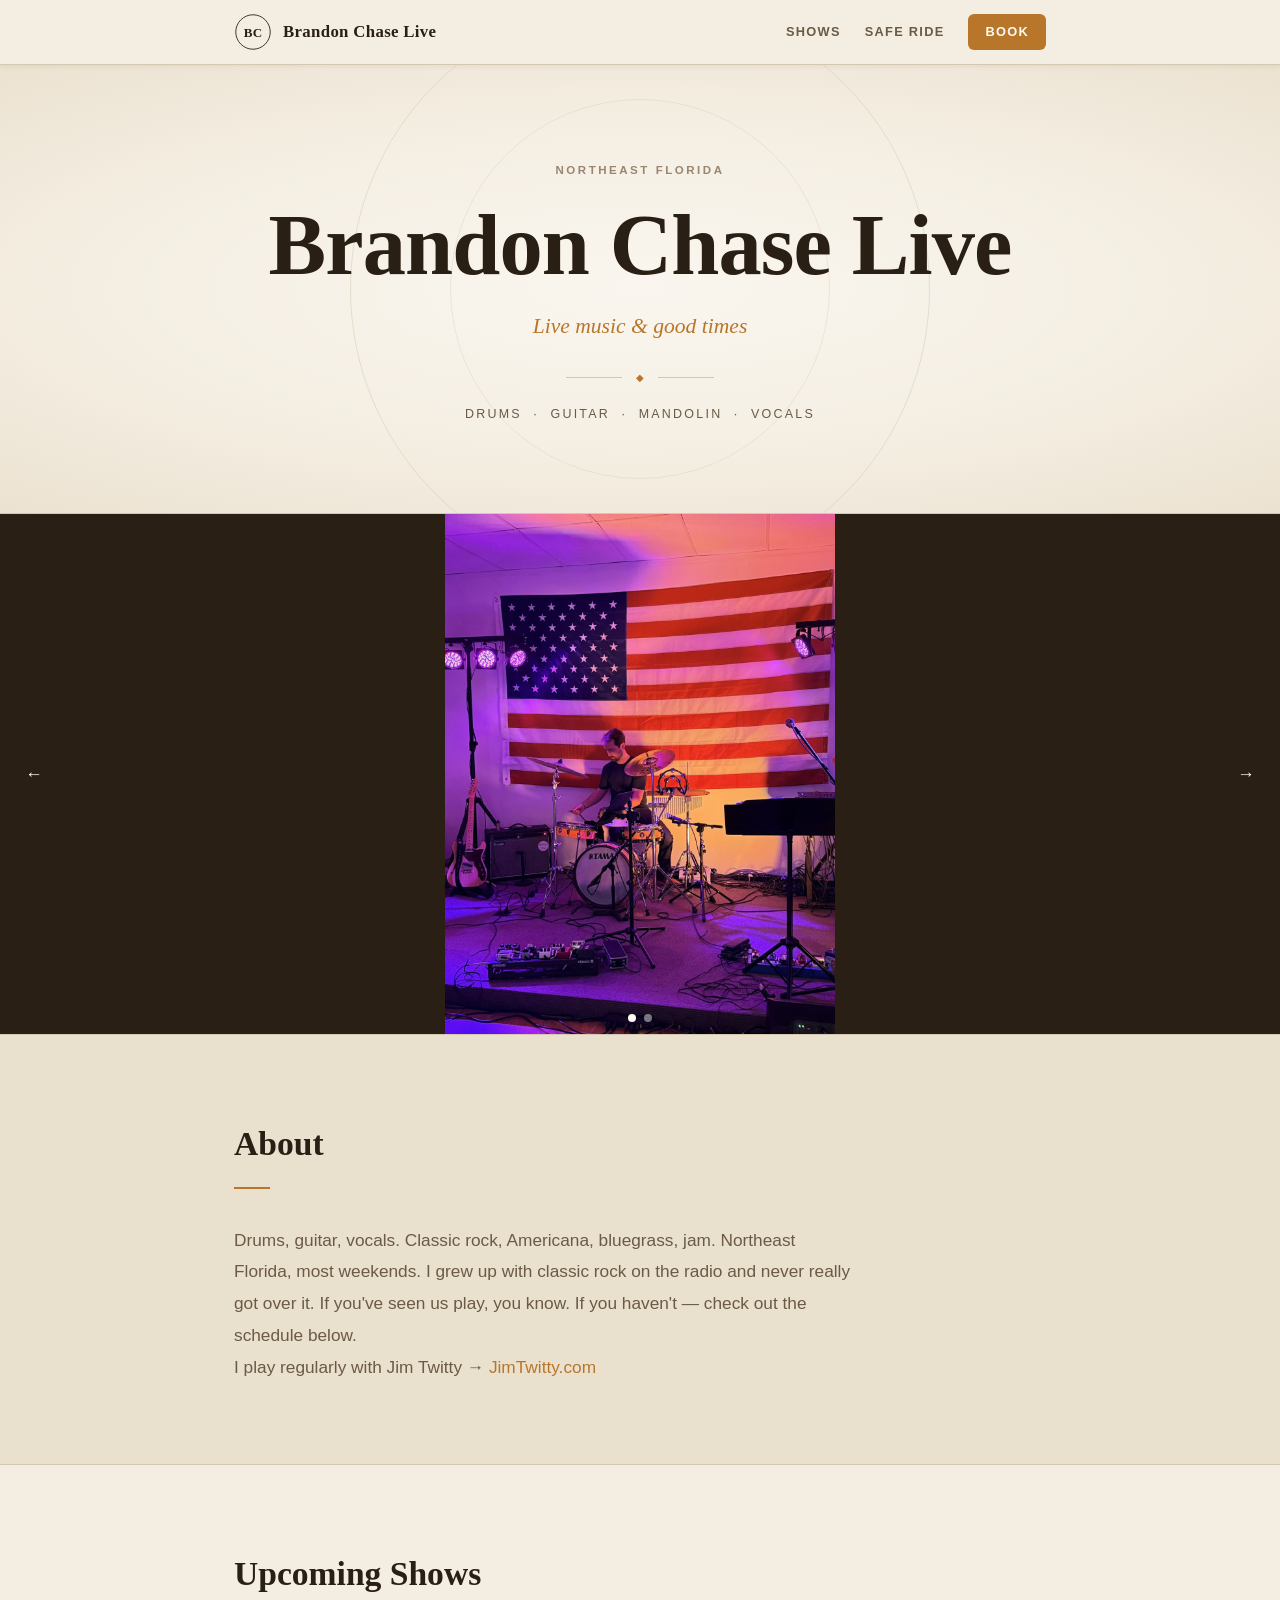
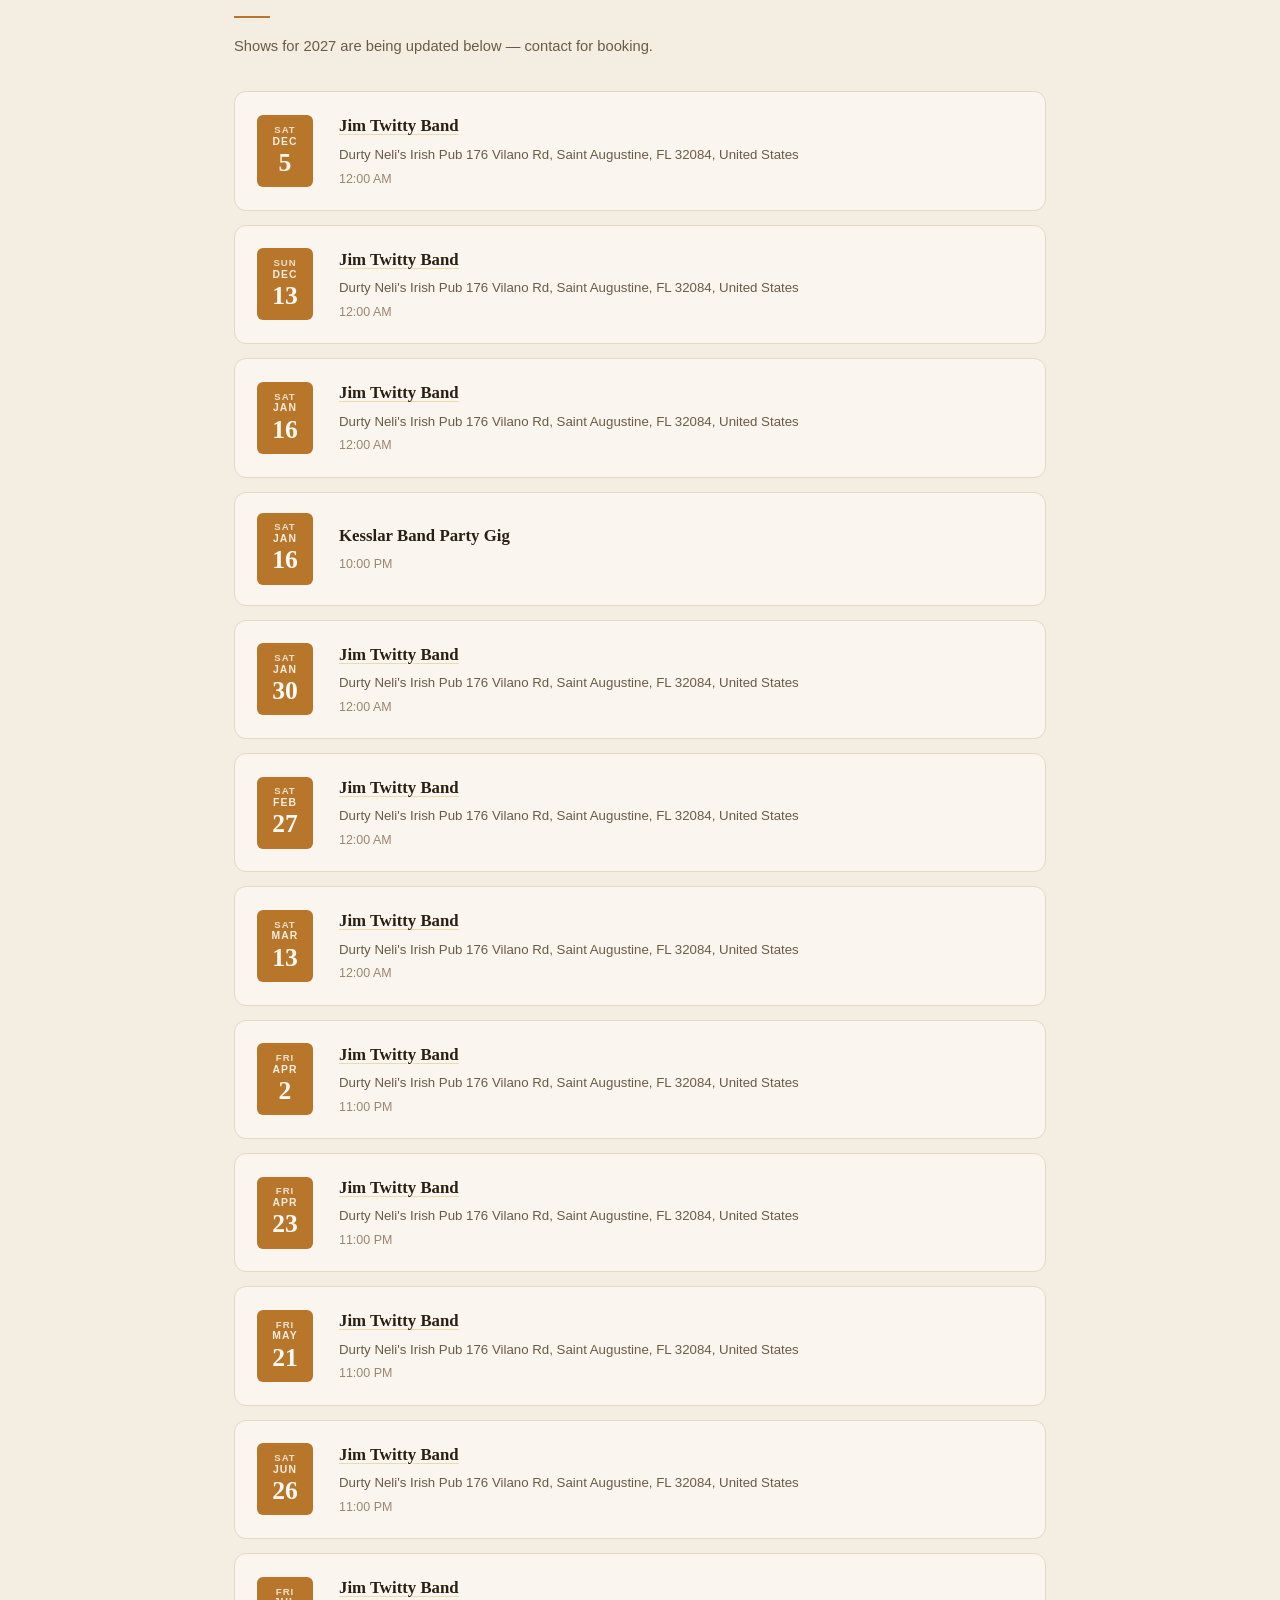
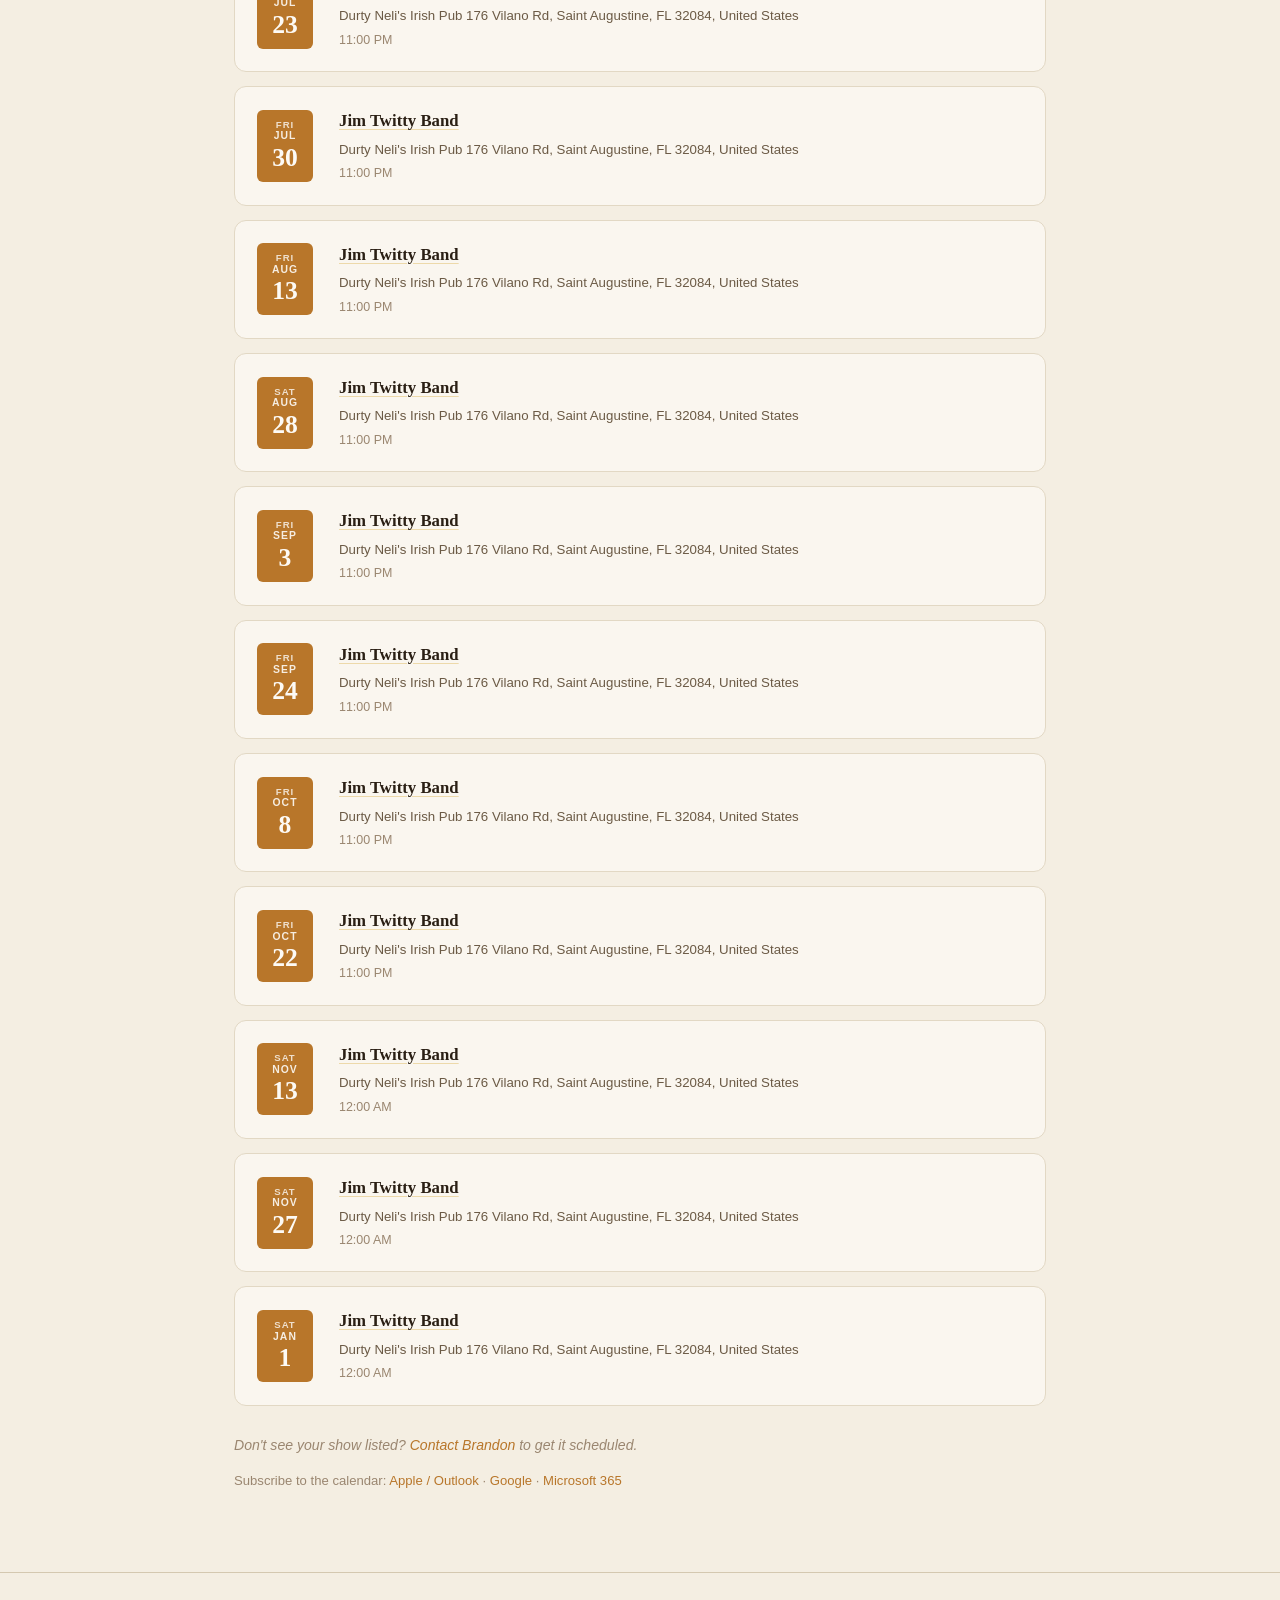
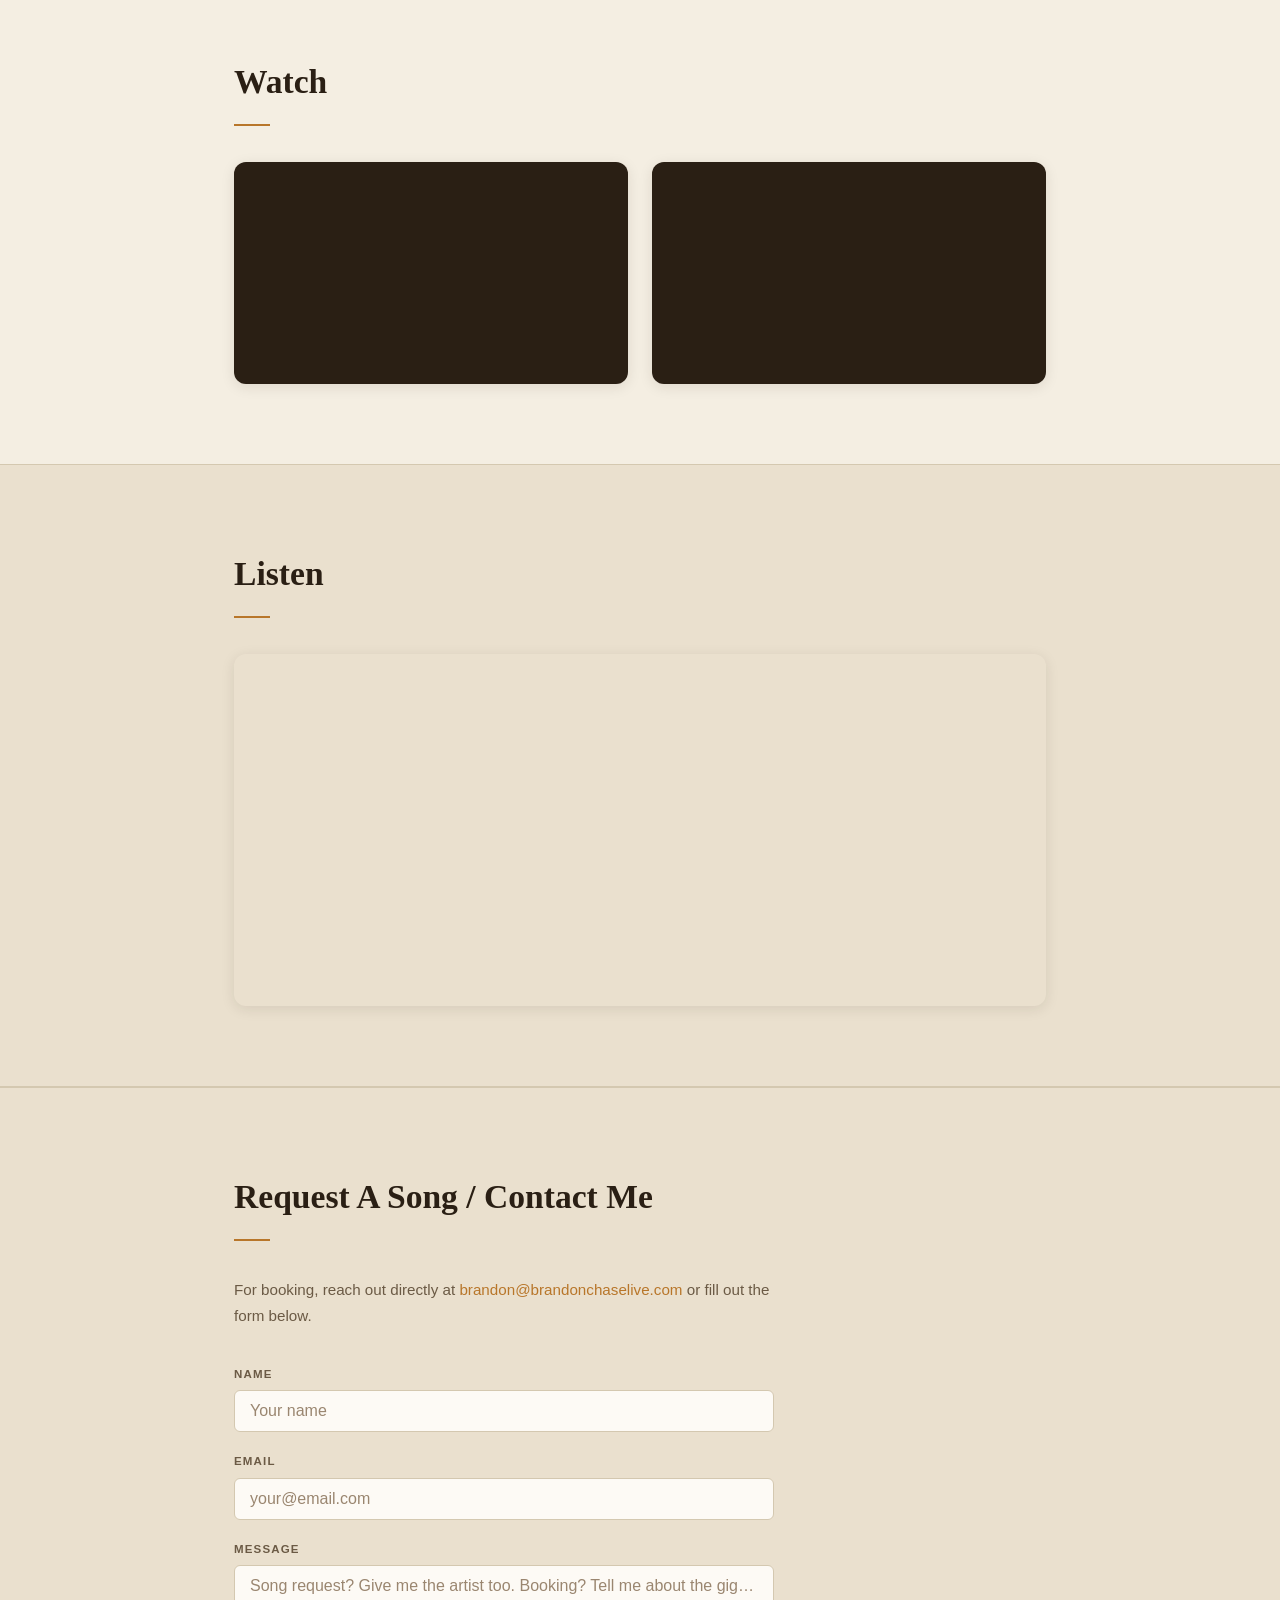
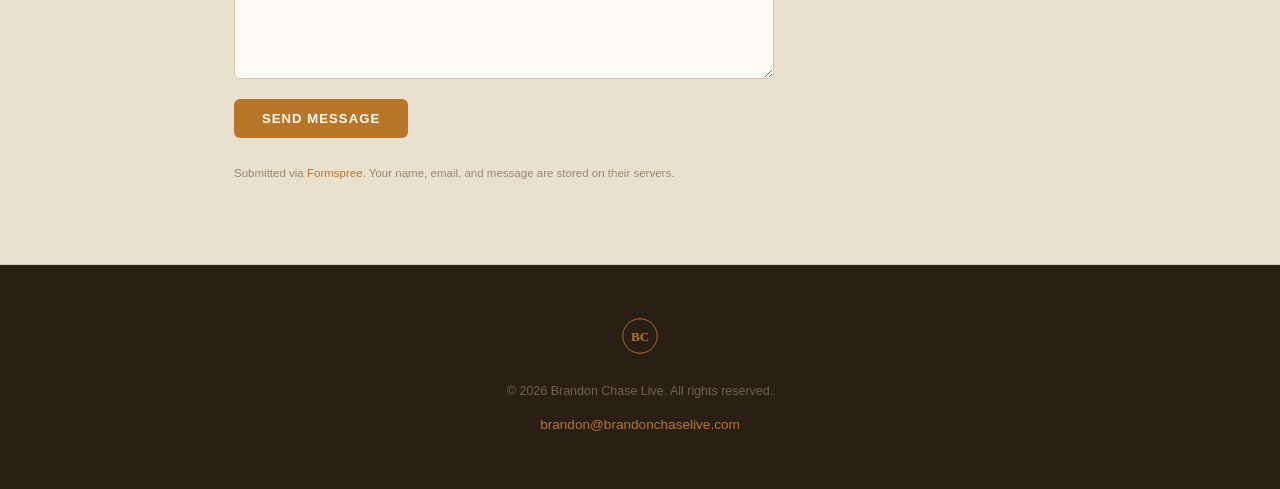
<file: index.html>
<!DOCTYPE html>
<html lang="en">
<head>
  <meta charset="UTF-8">
  <meta name="viewport" content="width=device-width, initial-scale=1.0">
  <meta name="description" content="Brandon Chase Live — Live music &amp; good times. Musician based in Northeast Florida playing drums, guitar, and mandolin.">
  <title>Brandon Chase Live</title>

  <!-- Favicon -->
  <link rel="icon" type="image/svg+xml" href="favicon.svg">

  <!-- Canonical -->
  <link rel="canonical" href="https://brandonchaselive.com">

  <!-- Open Graph (iMessage, Facebook, Slack, etc.) -->
  <meta property="og:type"        content="website">
  <meta property="og:url"         content="https://brandonchaselive.com">
  <meta property="og:site_name"   content="Brandon Chase Live">
  <meta property="og:title"       content="Brandon Chase Live — Live Music &amp; Good Times">
  <meta property="og:description" content="Musician based in Northeast Florida playing drums, guitar, and mandolin. Book a show or catch the next one!">
  <meta property="og:image"       content="https://brandonchaselive.com/media/og-image.png">
  <meta property="og:image:width"  content="1200">
  <meta property="og:image:height" content="630">
  <meta property="og:image:alt"   content="Brandon Chase Live — BC logo">

  <!-- Twitter / X Card -->
  <meta name="twitter:card"        content="summary_large_image">
  <meta name="twitter:title"       content="Brandon Chase Live — Live Music &amp; Good Times">
  <meta name="twitter:description" content="Musician based in Northeast Florida playing drums, guitar, and mandolin. Book a show or catch the next one!">
  <meta name="twitter:image"       content="https://brandonchaselive.com/media/og-image.png">

  <!-- Referrer Policy -->
  <meta name="referrer" content="strict-origin-when-cross-origin">

  <!-- Content Security Policy -->
  <meta http-equiv="Content-Security-Policy" content="default-src 'self'; script-src 'self'; style-src 'self' https://fonts.googleapis.com; font-src https://fonts.gstatic.com; img-src 'self' data:; frame-src https://www.youtube.com https://open.spotify.com; connect-src 'self' https://formspree.io; form-action https://formspree.io; base-uri 'self'; upgrade-insecure-requests;">

  <!-- Structured data -->
  <script type="application/ld+json">
  {
    "@context": "https://schema.org",
    "@type": "MusicGroup",
    "name": "Brandon Chase Live",
    "url": "https://brandonchaselive.com",
    "description": "Live music & good times. Musician based in Northeast Florida playing drums, guitar, and mandolin.",
    "genre": ["Rock", "Bluegrass", "Jazz", "Alt-Rock", "Classic Rock"],
    "email": "brandon@brandonchaselive.com",
    "areaServed": { "@type": "Place", "name": "Northeast Florida" },
    "image": "https://brandonchaselive.com/media/og-image.png",
    "sameAs": ["https://jimtwitty.com"]
  }
  </script>

  <link rel="preconnect" href="https://fonts.googleapis.com">
  <link rel="preconnect" href="https://fonts.gstatic.com" crossorigin>
  <link href="https://fonts.googleapis.com/css2?family=Playfair+Display:ital,wght@0,400;0,600;0,700;1,400;1,600&family=Source+Sans+3:wght@300;400;600&display=swap" rel="stylesheet">
  <link rel="stylesheet" href="css/style.css">
</head>
<body>

  <header class="site-header">
    <div class="header-inner">
      <a href="#" class="logo" aria-label="Brandon Chase Live — home">
        <svg class="logo-svg" viewBox="0 0 64 64" xmlns="http://www.w3.org/2000/svg" aria-hidden="true">
          <circle cx="32" cy="32" r="29" fill="none" stroke="currentColor" stroke-width="1.5"/>
          <text x="32" y="41" text-anchor="middle" font-family="Georgia,'Times New Roman',serif" font-size="22" font-weight="bold" fill="currentColor">BC</text>
        </svg>
        <span class="logo-text">Brandon Chase Live</span>
      </a>
      <nav class="site-nav" aria-label="Site navigation">
        <a href="#shows">Shows</a>
        <a href="safe-ride.html">Safe Ride</a>
        <a href="#contact" class="nav-cta">Book</a>
      </nav>
    </div>
  </header>

  <main>

    <!-- Hero -->
    <section class="hero" aria-label="Introduction">
      <div class="hero-inner">
        <p class="hero-pre">Northeast Florida</p>
        <h1 class="hero-name">Brandon Chase Live</h1>
        <p class="hero-tagline">Live music &amp; good times</p>
        <div class="hero-divider" aria-hidden="true">
          <span></span><span class="hero-diamond">&#9670;</span><span></span>
        </div>
        <p class="hero-instruments">Drums &nbsp;&middot;&nbsp; Guitar &nbsp;&middot;&nbsp; Mandolin &nbsp;&middot;&nbsp; Vocals</p>
      </div>
    </section>

    <!-- Photo Slideshow -->
    <section class="slideshow" aria-label="Photos">
      <div class="slides">
        <div class="slide active slide-portrait">
          <img src="media/slide-1.jpeg" alt="Brandon Chase performing live">
          <div class="slide-ph-label">Photo 1</div>
        </div>
        <div class="slide">
          <img src="media/slide-2.jpeg" alt="Brandon Chase performing live">
          <div class="slide-ph-label">Photo 2</div>
        </div>
      </div>
      <button class="slide-btn slide-prev" aria-label="Previous photo">&#8592;</button>
      <button class="slide-btn slide-next" aria-label="Next photo">&#8594;</button>
      <div class="slide-dots" aria-hidden="true">
        <button class="dot active"></button>
        <button class="dot"></button>
      </div>
    </section>

    <!-- Bio -->
    <section id="about" class="bio">
      <div class="container">
        <h2 class="section-title">About</h2>
        <p class="bio-text">Drums, guitar, vocals. Classic rock, Americana, bluegrass, jam. Northeast Florida, most weekends. I grew up with classic rock on the radio and never really got over it. If you've seen us play, you know. If you haven't — check out the schedule below.</p>
        <p class="bio-text">I play regularly with Jim Twitty → <a href="https://jimtwitty.com" target="_blank" rel="noopener noreferrer">JimTwitty.com</a></p>
      </div>
    </section>

    <!-- Shows -->
    <section id="shows" class="shows">
      <div class="container">
        <h2 class="section-title">Upcoming Shows</h2>
        <p class="shows-subtext">Shows for 2027 are being updated below &mdash; contact for booking.</p>
        <div id="shows-list" class="shows-list" aria-live="polite">
          <p class="shows-loading">Loading shows&hellip;</p>
        </div>
        <p class="shows-footnote">
          Don't see your show listed?
          <a href="mailto:brandon@brandonchaselive.com">Contact Brandon</a> to get it scheduled.
        </p>
        <p class="shows-subscribe">Subscribe to the calendar:
          <a href="webcal://p128-caldav.icloud.com/published/2/MTAyODEyNzc5NjEwMjgxMtmPwj4x2worRsNCvTZr-Irpg5taBq-4iYUfXA26JuREZyWs9OFCtG9vIrl8cpN_WfLMq7e3Bwit8Lx_wu1AMgY">Apple / Outlook</a> &middot;
          <a href="https://calendar.google.com/calendar/r?cid=webcal://p128-caldav.icloud.com/published/2/MTAyODEyNzc5NjEwMjgxMtmPwj4x2worRsNCvTZr-Irpg5taBq-4iYUfXA26JuREZyWs9OFCtG9vIrl8cpN_WfLMq7e3Bwit8Lx_wu1AMgY">Google</a> &middot;
          <a href="https://outlook.office.com/calendar/0/addfromweb?url=webcal://p128-caldav.icloud.com/published/2/MTAyODEyNzc5NjEwMjgxMtmPwj4x2worRsNCvTZr-Irpg5taBq-4iYUfXA26JuREZyWs9OFCtG9vIrl8cpN_WfLMq7e3Bwit8Lx_wu1AMgY">Microsoft 365</a>
        </p>
      </div>
    </section>

    <!-- Videos -->
    <section id="videos" class="videos">
      <div class="container">
        <h2 class="section-title">Watch</h2>
        <div class="video-grid">
          <div class="video-wrap">
            <iframe
              src="https://www.youtube.com/embed/jdWZPHzVk0U"
              title="Brandon Chase Live — performance video"
              allow="accelerometer; autoplay; encrypted-media; gyroscope; picture-in-picture"
              allowfullscreen
              loading="lazy"
            ></iframe>
          </div>
          <div class="video-wrap">
            <iframe
              src="https://www.youtube.com/embed/Cb1e4f9OSGk"
              title="Brandon Chase Live — performance video"
              allow="accelerometer; autoplay; encrypted-media; gyroscope; picture-in-picture"
              allowfullscreen
              loading="lazy"
            ></iframe>
          </div>
        </div>
      </div>
    </section>

    <!-- Listen -->
    <section id="listen" class="listen">
      <div class="container">
        <h2 class="section-title">Listen</h2>
        <div class="spotify-wrap">
          <iframe
            src="https://open.spotify.com/embed/playlist/5k3PFwrfsgtdTj0RF0xTXR?utm_source=generator&theme=0"
            title="Brandon Chase Live — playlist on Spotify"
            width="100%"
            height="352"
            allow="autoplay; clipboard-write; encrypted-media; fullscreen; picture-in-picture"
            allowfullscreen
            loading="lazy"
          ></iframe>
        </div>
      </div>
    </section>

    <!-- Contact -->
    <section id="contact" class="contact">
      <div class="container">
        <h2 class="section-title">Request A Song / Contact Me</h2>
        <p class="contact-intro">
          For booking, reach out directly at
          <a href="mailto:brandon@brandonchaselive.com">brandon@brandonchaselive.com</a>
          or fill out the form below.
        </p>
        <form id="contact-form" action="https://formspree.io/f/xbdwrqrj" method="POST" novalidate>
          <div class="form-group">
            <label for="name">Name</label>
            <input type="text" id="name" name="name" placeholder="Your name" required autocomplete="name">
          </div>
          <div class="form-group">
            <label for="email">Email</label>
            <input type="email" id="email" name="email" placeholder="your@email.com" required autocomplete="email">
          </div>
          <div class="form-group">
            <label for="message">Message</label>
            <textarea id="message" name="message" rows="5" placeholder="Song request? Give me the artist too. Booking? Tell me about the gig&#8230;" required></textarea>
          </div>
          <!-- Honeypot spam trap -->
          <input type="text" name="_gotcha" tabindex="-1" aria-hidden="true" class="form-honeypot">
          <button type="submit" class="btn-submit">Send Message</button>
          <p class="form-privacy">Submitted via <a href="https://formspree.io/legal/privacy-policy" target="_blank" rel="noopener noreferrer">Formspree</a>. Your name, email, and message are stored on their servers.</p>
        </form>
        <div id="form-success" class="form-success" hidden>
          <p>Thanks for reaching out — I'll get back to you soon!</p>
        </div>
      </div>
    </section>

  </main>

  <footer class="site-footer">
    <div class="container">
      <div class="footer-logo" aria-hidden="true">
        <svg viewBox="0 0 64 64" xmlns="http://www.w3.org/2000/svg">
          <circle cx="32" cy="32" r="29" fill="none" stroke="currentColor" stroke-width="1.5"/>
          <text x="32" y="41" text-anchor="middle" font-family="Georgia,'Times New Roman',serif" font-size="22" font-weight="bold" fill="currentColor">BC</text>
        </svg>
      </div>
      <p class="footer-copy">&copy; <span id="footer-year"></span> Brandon Chase Live. All rights reserved.</p>
      <p class="footer-booking"><a href="mailto:brandon@brandonchaselive.com">brandon@brandonchaselive.com</a></p>
    </div>
  </footer>

  <script src="js/main.js"></script>
</body>
</html>
</file>
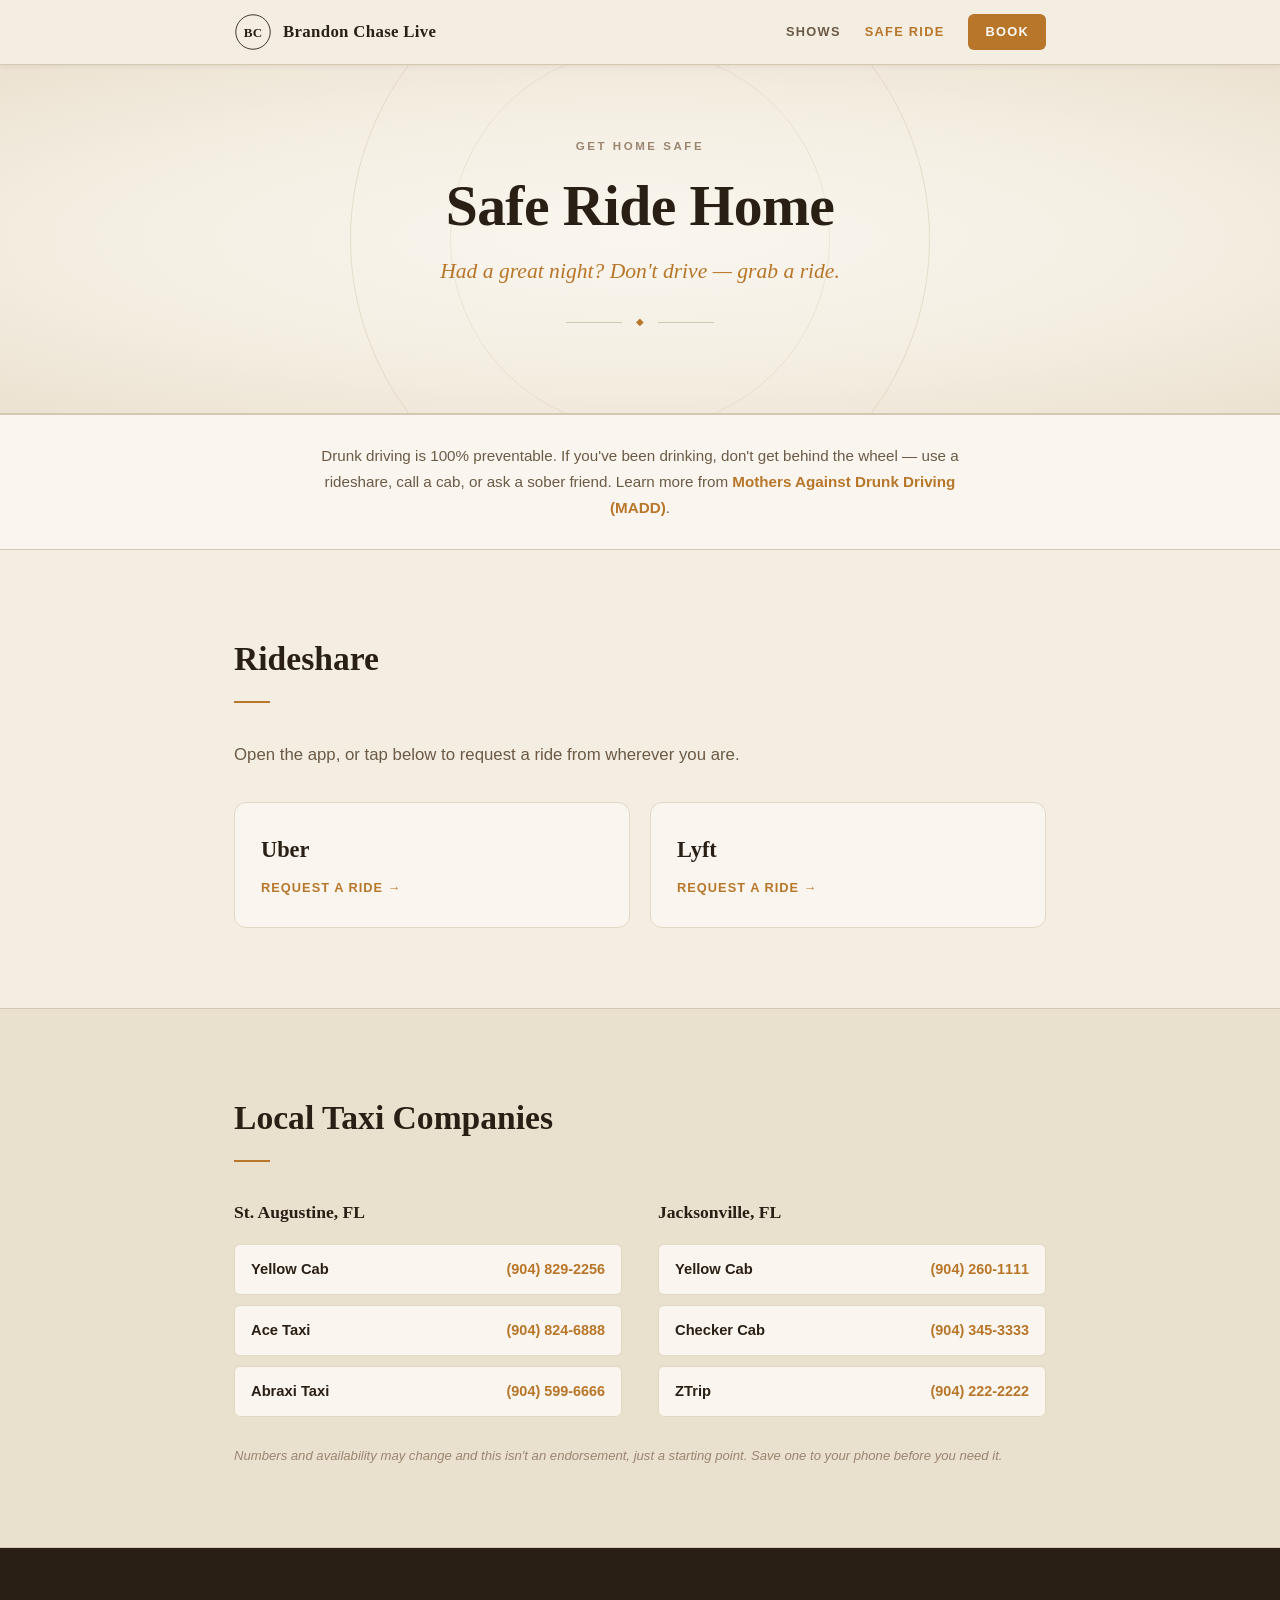
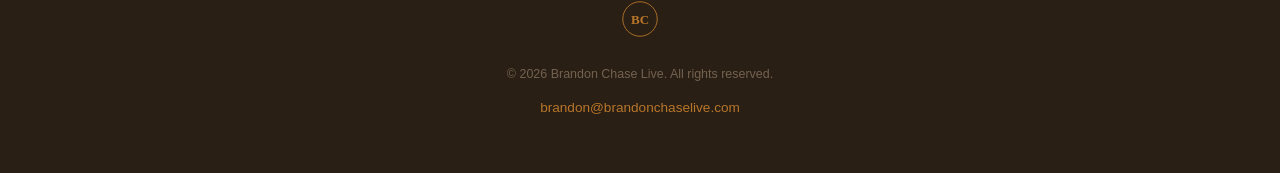
<file: safe-ride.html>
<!DOCTYPE html>
<html lang="en">
<head>
  <meta charset="UTF-8">
  <meta name="viewport" content="width=device-width, initial-scale=1.0">
  <meta name="description" content="Get home safe after the show. Quick links to Uber, Lyft, and local taxi companies in St. Augustine and Jacksonville, FL.">
  <title>Safe Ride Home | Brandon Chase Live</title>

  <!-- Favicon -->
  <link rel="icon" type="image/svg+xml" href="favicon.svg">

  <!-- Canonical -->
  <link rel="canonical" href="https://brandonchaselive.com/safe-ride.html">

  <!-- Open Graph (iMessage, Facebook, Slack, etc.) -->
  <meta property="og:type"        content="website">
  <meta property="og:url"         content="https://brandonchaselive.com/safe-ride.html">
  <meta property="og:site_name"   content="Brandon Chase Live">
  <meta property="og:title"       content="Safe Ride Home — Brandon Chase Live">
  <meta property="og:description" content="Get home safe after the show. Quick links to Uber, Lyft, and local taxi companies in St. Augustine and Jacksonville, FL.">
  <meta property="og:image"       content="https://brandonchaselive.com/media/og-image.png">
  <meta property="og:image:width"  content="1200">
  <meta property="og:image:height" content="630">
  <meta property="og:image:alt"   content="Brandon Chase Live — BC logo">

  <!-- Twitter / X Card -->
  <meta name="twitter:card"        content="summary_large_image">
  <meta name="twitter:title"       content="Safe Ride Home — Brandon Chase Live">
  <meta name="twitter:description" content="Get home safe after the show. Quick links to Uber, Lyft, and local taxi companies in St. Augustine and Jacksonville, FL.">
  <meta name="twitter:image"       content="https://brandonchaselive.com/media/og-image.png">

  <!-- Referrer Policy -->
  <meta name="referrer" content="strict-origin-when-cross-origin">

  <!-- Content Security Policy -->
  <meta http-equiv="Content-Security-Policy" content="default-src 'self'; script-src 'self'; style-src 'self' https://fonts.googleapis.com; font-src https://fonts.gstatic.com; img-src 'self' data:; frame-src https://www.youtube.com https://open.spotify.com; connect-src 'self' https://formspree.io; form-action https://formspree.io; base-uri 'self'; upgrade-insecure-requests;">

  <link rel="preconnect" href="https://fonts.googleapis.com">
  <link rel="preconnect" href="https://fonts.gstatic.com" crossorigin>
  <link href="https://fonts.googleapis.com/css2?family=Playfair+Display:ital,wght@0,400;0,600;0,700;1,400;1,600&family=Source+Sans+3:wght@300;400;600&display=swap" rel="stylesheet">
  <link rel="stylesheet" href="css/style.css">
</head>
<body>

  <header class="site-header">
    <div class="header-inner">
      <a href="index.html" class="logo" aria-label="Brandon Chase Live — home">
        <svg class="logo-svg" viewBox="0 0 64 64" xmlns="http://www.w3.org/2000/svg" aria-hidden="true">
          <circle cx="32" cy="32" r="29" fill="none" stroke="currentColor" stroke-width="1.5"/>
          <text x="32" y="41" text-anchor="middle" font-family="Georgia,'Times New Roman',serif" font-size="22" font-weight="bold" fill="currentColor">BC</text>
        </svg>
        <span class="logo-text">Brandon Chase Live</span>
      </a>
      <nav class="site-nav" aria-label="Site navigation">
        <a href="index.html#shows">Shows</a>
        <a href="safe-ride.html" aria-current="page">Safe Ride</a>
        <a href="index.html#contact" class="nav-cta">Book</a>
      </nav>
    </div>
  </header>

  <main>

    <!-- Hero -->
    <section class="hero page-hero" aria-label="Safe Ride Home">
      <div class="hero-inner">
        <p class="hero-pre">Get Home Safe</p>
        <h1 class="hero-name">Safe Ride Home</h1>
        <p class="hero-tagline">Had a great night? Don't drive — grab a ride.</p>
        <div class="hero-divider" aria-hidden="true">
          <span></span><span class="hero-diamond">&#9670;</span><span></span>
        </div>
      </div>
    </section>

    <!-- MADD Note -->
    <section class="madd-note">
      <div class="container">
        <p class="madd-note-text">
          Drunk driving is 100% preventable. If you've been drinking, don't get behind the wheel — use a rideshare, call a cab, or ask a sober friend.
          Learn more from <a href="https://madd.org/drunk-driving/safe-ride/" target="_blank" rel="noopener noreferrer">Mothers Against Drunk Driving (MADD)</a>.
        </p>
      </div>
    </section>

    <!-- Rideshare -->
    <section id="rideshare" class="rideshare">
      <div class="container">
        <h2 class="section-title">Rideshare</h2>
        <p class="rideshare-intro">Open the app, or tap below to request a ride from wherever you are.</p>
        <div class="rideshare-grid">
          <a class="rideshare-card" href="https://www.uber.com/us/en/ride/" target="_blank" rel="noopener noreferrer">
            <span class="rideshare-name">Uber</span>
            <span class="rideshare-cta">Request a Ride &rarr;</span>
          </a>
          <a class="rideshare-card" href="https://www.lyft.com/rider" target="_blank" rel="noopener noreferrer">
            <span class="rideshare-name">Lyft</span>
            <span class="rideshare-cta">Request a Ride &rarr;</span>
          </a>
        </div>
      </div>
    </section>

    <!-- Local Taxis -->
    <section id="taxis" class="taxis">
      <div class="container">
        <h2 class="section-title">Local Taxi Companies</h2>
        <div class="taxi-columns">
          <div class="taxi-city">
            <h3 class="taxi-city-name">St. Augustine, FL</h3>
            <ul class="taxi-list">
              <li class="taxi-item">
                <span class="taxi-item-name">Yellow Cab</span>
                <a href="tel:+19048292256">(904) 829-2256</a>
              </li>
              <li class="taxi-item">
                <span class="taxi-item-name">Ace Taxi</span>
                <a href="tel:+19048246888">(904) 824-6888</a>
              </li>
              <li class="taxi-item">
                <span class="taxi-item-name">Abraxi Taxi</span>
                <a href="tel:+19045996666">(904) 599-6666</a>
              </li>
            </ul>
          </div>
          <div class="taxi-city">
            <h3 class="taxi-city-name">Jacksonville, FL</h3>
            <ul class="taxi-list">
              <li class="taxi-item">
                <span class="taxi-item-name">Yellow Cab</span>
                <a href="tel:+19042601111">(904) 260-1111</a>
              </li>
              <li class="taxi-item">
                <span class="taxi-item-name">Checker Cab</span>
                <a href="tel:+19043453333">(904) 345-3333</a>
              </li>
              <li class="taxi-item">
                <span class="taxi-item-name">ZTrip</span>
                <a href="tel:+19042222222">(904) 222-2222</a>
              </li>
            </ul>
          </div>
        </div>
        <p class="taxi-disclaimer">Numbers and availability may change and this isn't an endorsement, just a starting point. Save one to your phone before you need it.</p>
      </div>
    </section>

  </main>

  <footer class="site-footer">
    <div class="container">
      <div class="footer-logo" aria-hidden="true">
        <svg viewBox="0 0 64 64" xmlns="http://www.w3.org/2000/svg">
          <circle cx="32" cy="32" r="29" fill="none" stroke="currentColor" stroke-width="1.5"/>
          <text x="32" y="41" text-anchor="middle" font-family="Georgia,'Times New Roman',serif" font-size="22" font-weight="bold" fill="currentColor">BC</text>
        </svg>
      </div>
      <p class="footer-copy">&copy; <span id="footer-year"></span> Brandon Chase Live. All rights reserved.</p>
      <p class="footer-booking"><a href="mailto:brandon@brandonchaselive.com">brandon@brandonchaselive.com</a></p>
    </div>
  </footer>

  <script src="js/main.js"></script>
</body>
</html>
</file>
<file: css/style.css>
/* ─── Custom Properties ──────────────────────────────────────────────────── */

:root {
  --cream:        #F4EEE2;
  --cream-dark:   #EAE0CE;
  --cream-card:   #FAF6EF;
  --brown-deep:   #2A1F14;
  --brown-mid:    #6B5A45;
  --brown-light:  #9A8670;
  --amber:        #B8762A;
  --amber-light:  #D08E40;
  --amber-pale:   #EDD9AA;
  --sage:         #5C7A55;
  --border:       #D4C8B0;
  --border-light: #E2D8C4;
  --warm-white:   #FDFAF5;

  --font-serif: 'Playfair Display', Georgia, 'Times New Roman', serif;
  --font-sans:  'Source Sans 3', -apple-system, BlinkMacSystemFont, 'Segoe UI', sans-serif;

  --radius:       6px;
  --radius-lg:    12px;
  --shadow-sm:    0 1px 6px rgba(42, 31, 20, 0.07);
  --shadow:       0 3px 14px rgba(42, 31, 20, 0.10);

  --header-h:     64px;
  --container:    860px;
  --pad-section:  80px;
  --pad-x:        24px;
}

/* ─── Reset & Base ───────────────────────────────────────────────────────── */

*, *::before, *::after {
  box-sizing: border-box;
  margin: 0;
  padding: 0;
}

html {
  scroll-behavior: smooth;
  scroll-padding-top: calc(var(--header-h) + 16px);
}

body {
  font-family: var(--font-sans);
  background-color: var(--cream);
  color: var(--brown-deep);
  line-height: 1.7;
  -webkit-font-smoothing: antialiased;
  /* Subtle parchment grain */
  background-image: url("data:image/svg+xml,%3Csvg xmlns='http://www.w3.org/2000/svg' width='200' height='200'%3E%3Cfilter id='g'%3E%3CfeTurbulence type='fractalNoise' baseFrequency='0.72' numOctaves='4' stitchTiles='stitch'/%3E%3CfeColorMatrix type='saturate' values='0'/%3E%3C/filter%3E%3Crect width='200' height='200' filter='url(%23g)' opacity='0.032'/%3E%3C/svg%3E");
}

a {
  color: var(--amber);
  text-decoration: none;
  transition: color 0.2s;
}

a:hover {
  color: var(--amber-light);
}

/* ─── Layout ─────────────────────────────────────────────────────────────── */

.container {
  max-width: var(--container);
  margin: 0 auto;
  padding: 0 var(--pad-x);
}

/* ─── Header ─────────────────────────────────────────────────────────────── */

.site-header {
  position: sticky;
  top: 0;
  z-index: 100;
  background-color: var(--cream);
  border-bottom: 1px solid var(--border);
  box-shadow: var(--shadow-sm);
}

.header-inner {
  max-width: var(--container);
  margin: 0 auto;
  padding: 0 var(--pad-x);
  height: var(--header-h);
  display: flex;
  align-items: center;
  justify-content: space-between;
}

.logo {
  display: flex;
  align-items: center;
  gap: 11px;
  color: var(--brown-deep);
  font-family: var(--font-serif);
  font-size: 1.05rem;
  font-weight: 600;
  letter-spacing: 0.02em;
  transition: color 0.2s;
}

.logo:hover {
  color: var(--amber);
}

.logo-svg {
  width: 38px;
  height: 38px;
  flex-shrink: 0;
}

.site-nav {
  display: flex;
  align-items: center;
  gap: 24px;
}

.site-nav a {
  color: var(--brown-mid);
  font-size: 0.8rem;
  font-weight: 600;
  letter-spacing: 0.1em;
  text-transform: uppercase;
  transition: color 0.2s;
}

.site-nav a:hover {
  color: var(--amber);
}

.site-nav .nav-cta {
  background-color: var(--amber);
  color: var(--warm-white);
  padding: 7px 17px;
  border-radius: var(--radius);
  transition: background-color 0.2s;
}

.site-nav .nav-cta:hover {
  background-color: var(--amber-light);
  color: var(--warm-white);
}

/* ─── Hero ───────────────────────────────────────────────────────────────── */

.hero {
  padding: 96px var(--pad-x) 88px;
  text-align: center;
  background: radial-gradient(ellipse 80% 70% at 50% 50%, var(--cream-card) 0%, var(--cream) 55%, var(--cream-dark) 100%);
  border-bottom: 1px solid var(--border);
  position: relative;
  overflow: hidden;
}

/* Concentric ring decorations */
.hero::before,
.hero::after {
  content: '';
  position: absolute;
  top: 50%;
  left: 50%;
  transform: translate(-50%, -50%);
  border-radius: 50%;
  border: 1px solid var(--border);
  pointer-events: none;
}

.hero::before {
  width: min(580px, 90vw);
  height: min(580px, 90vw);
  opacity: 0.5;
}

.hero::after {
  width: min(380px, 70vw);
  height: min(380px, 70vw);
  opacity: 0.35;
}

.hero-inner {
  position: relative;
  z-index: 1;
}

.hero-pre {
  font-size: 0.72rem;
  font-weight: 600;
  letter-spacing: 0.22em;
  text-transform: uppercase;
  color: var(--brown-light);
  margin-bottom: 18px;
}

.hero-name {
  font-family: var(--font-serif);
  font-size: clamp(2.8rem, 9vw, 5.4rem);
  font-weight: 700;
  line-height: 1.08;
  color: var(--brown-deep);
  letter-spacing: -0.01em;
  margin-bottom: 16px;
}

.hero-tagline {
  font-family: var(--font-serif);
  font-size: clamp(1rem, 2.5vw, 1.35rem);
  font-style: italic;
  color: var(--amber);
  margin-bottom: 28px;
}

.hero-divider {
  display: flex;
  align-items: center;
  justify-content: center;
  gap: 14px;
  margin-bottom: 22px;
}

.hero-divider span:not(.hero-diamond) {
  display: block;
  width: 56px;
  height: 1px;
  background-color: var(--border);
}

.hero-diamond {
  color: var(--amber);
  font-size: 0.6rem;
  line-height: 1;
}

.hero-instruments {
  font-size: 0.78rem;
  font-weight: 300;
  letter-spacing: 0.18em;
  text-transform: uppercase;
  color: var(--brown-mid);
}

/* ─── Section Titles ─────────────────────────────────────────────────────── */

.section-title {
  font-family: var(--font-serif);
  font-size: clamp(1.6rem, 3vw, 2.1rem);
  font-weight: 700;
  color: var(--brown-deep);
  margin-bottom: 36px;
  position: relative;
  padding-bottom: 16px;
}

.section-title::after {
  content: '';
  position: absolute;
  bottom: 0;
  left: 0;
  width: 36px;
  height: 2px;
  background-color: var(--amber);
}

/* ─── Slideshow ──────────────────────────────────────────────────────────── */

.slideshow {
  position: relative;
  width: 100%;
  aspect-ratio: 16 / 7;
  max-height: 520px;
  overflow: hidden;
  background-color: var(--brown-deep);
}

.slides {
  position: relative;
  width: 100%;
  height: 100%;
}

.slide {
  position: absolute;
  inset: 0;
  opacity: 0;
  transition: opacity 0.9s ease-in-out;
}

.slide.active {
  opacity: 1;
}

.slide img {
  width: 100%;
  height: 100%;
  object-fit: cover;
  object-position: center;
  display: block;
}

.slide-portrait img {
  object-fit: contain;
}

.slide.placeholder {
  display: flex;
  align-items: center;
  justify-content: center;
  background-color: var(--cream-dark);
}

.slide-ph-label {
  display: none;
  font-size: 0.8rem;
  color: var(--brown-light);
  letter-spacing: 0.1em;
  text-transform: uppercase;
}

.slide.placeholder .slide-ph-label {
  display: block;
}

.slide.placeholder img {
  display: none;
}

.slide-btn {
  position: absolute;
  top: 50%;
  transform: translateY(-50%);
  background-color: rgba(42, 31, 20, 0.45);
  color: var(--warm-white);
  border: none;
  border-radius: 50%;
  width: 40px;
  height: 40px;
  font-size: 1.1rem;
  cursor: pointer;
  z-index: 10;
  display: flex;
  align-items: center;
  justify-content: center;
  transition: background-color 0.2s;
}

.slide-btn:hover {
  background-color: rgba(42, 31, 20, 0.72);
}

.slide-prev { left: 14px; }
.slide-next { right: 14px; }

.slide-dots {
  position: absolute;
  bottom: 12px;
  left: 50%;
  transform: translateX(-50%);
  display: flex;
  gap: 8px;
  z-index: 10;
}

.dot {
  width: 8px;
  height: 8px;
  border-radius: 50%;
  border: none;
  background-color: rgba(255, 255, 255, 0.45);
  cursor: pointer;
  padding: 0;
  transition: background-color 0.2s;
}

.dot.active {
  background-color: var(--warm-white);
}

/* ─── Bio ────────────────────────────────────────────────────────────────── */

.bio {
  padding: var(--pad-section) 0;
  background-color: var(--cream-dark);
  border-top: 1px solid var(--border);
  border-bottom: 1px solid var(--border);
}

.bio-text {
  font-size: 1.08rem;
  line-height: 1.85;
  color: var(--brown-mid);
  max-width: 620px;
}

/* ─── Shows ──────────────────────────────────────────────────────────────── */

.shows {
  padding: var(--pad-section) 0;
  background-color: var(--cream);
}

.shows-subtext {
  margin-top: -20px;
  margin-bottom: 32px;
  font-size: 0.92rem;
  color: var(--brown-mid);
}

.shows-list {
  display: flex;
  flex-direction: column;
  gap: 14px;
}

.show-card {
  display: grid;
  grid-template-columns: 60px 1fr auto;
  align-items: center;
  gap: 22px;
  background-color: var(--cream-card);
  border: 1px solid var(--border-light);
  border-radius: var(--radius-lg);
  padding: 20px 22px;
  transition: box-shadow 0.2s, border-color 0.2s;
}

.show-card:hover {
  box-shadow: var(--shadow);
  border-color: var(--amber-pale);
}

.show-date {
  display: flex;
  flex-direction: column;
  align-items: center;
  justify-content: center;
  background-color: var(--amber);
  color: var(--warm-white);
  border-radius: var(--radius);
  width: 56px;
  height: 72px;
  flex-shrink: 0;
  text-align: center;
}

.show-weekday {
  font-size: 0.6rem;
  font-weight: 600;
  letter-spacing: 0.1em;
  text-transform: uppercase;
  line-height: 1;
  opacity: 0.8;
  margin-bottom: 2px;
}

.show-month {
  font-size: 0.65rem;
  font-weight: 600;
  letter-spacing: 0.1em;
  text-transform: uppercase;
  line-height: 1;
  opacity: 0.9;
}

.show-day {
  font-family: var(--font-serif);
  font-size: 1.6rem;
  font-weight: 700;
  line-height: 1.1;
  margin-top: 2px;
}

.show-details {
  min-width: 0;
}

.show-title a {
  color: inherit;
  text-decoration: underline;
  text-decoration-color: var(--amber-pale);
  text-underline-offset: 3px;
  transition: color 0.2s, text-decoration-color 0.2s;
}

.show-title a:hover {
  color: var(--amber);
  text-decoration-color: var(--amber);
}

.show-title {
  font-family: var(--font-serif);
  font-size: 1.05rem;
  font-weight: 600;
  color: var(--brown-deep);
  margin-bottom: 3px;
  white-space: nowrap;
  overflow: hidden;
  text-overflow: ellipsis;
}

.show-location {
  font-size: 0.83rem;
  color: var(--brown-mid);
  white-space: nowrap;
  overflow: hidden;
  text-overflow: ellipsis;
}

.show-time {
  font-size: 0.78rem;
  color: var(--brown-light);
  margin-top: 2px;
}

.show-link {
  flex-shrink: 0;
  font-size: 0.75rem;
  font-weight: 600;
  letter-spacing: 0.07em;
  text-transform: uppercase;
  color: var(--amber);
  border: 1px solid var(--amber);
  border-radius: var(--radius);
  padding: 6px 13px;
  transition: background-color 0.2s, color 0.2s;
  white-space: nowrap;
}

.show-link:hover {
  background-color: var(--amber);
  color: var(--warm-white);
}

.shows-empty,
.shows-loading,
.shows-error {
  color: var(--brown-light);
  font-style: italic;
  font-size: 0.95rem;
  padding: 24px 0;
}

.shows-footnote {
  margin-top: 28px;
  font-size: 0.88rem;
  color: var(--brown-light);
  font-style: italic;
}

.shows-subscribe {
  margin-top: 12px;
  font-size: 0.82rem;
  color: var(--brown-light);
}

/* ─── Videos ─────────────────────────────────────────────────────────────── */

.videos {
  padding: var(--pad-section) 0;
  background-color: var(--cream);
  border-top: 1px solid var(--border);
}

.video-grid {
  display: grid;
  grid-template-columns: repeat(2, 1fr);
  gap: 24px;
}

.video-wrap {
  position: relative;
  width: 100%;
  aspect-ratio: 16 / 9;
  border-radius: var(--radius-lg);
  overflow: hidden;
  background-color: var(--brown-deep);
  box-shadow: var(--shadow);
}

.video-wrap iframe {
  position: absolute;
  inset: 0;
  width: 100%;
  height: 100%;
  border: none;
}

@media (max-width: 600px) {
  .video-grid {
    grid-template-columns: 1fr;
  }
}

/* ─── Listen ─────────────────────────────────────────────────────────────── */

.listen {
  padding: var(--pad-section) 0;
  background-color: var(--cream-dark);
  border-top: 1px solid var(--border);
  border-bottom: 1px solid var(--border);
}

.spotify-wrap {
  border-radius: 12px;
  overflow: hidden;
  box-shadow: var(--shadow);
}

.spotify-wrap iframe {
  display: block;
  border: none;
  border-radius: 12px;
}

/* ─── Page Hero (subpages) ───────────────────────────────────────────────── */

.page-hero {
  padding: 72px var(--pad-x) 64px;
}

.page-hero .hero-name {
  font-size: clamp(2.2rem, 6vw, 3.6rem);
}

.site-nav a[aria-current="page"] {
  color: var(--amber);
}

/* ─── Safe Ride: MADD Note ───────────────────────────────────────────────── */

.madd-note {
  padding: 28px 0;
  background-color: var(--cream-card);
  border-top: 1px solid var(--border);
  border-bottom: 1px solid var(--border);
}

.madd-note-text {
  font-size: 0.95rem;
  line-height: 1.7;
  color: var(--brown-mid);
  text-align: center;
  max-width: 640px;
  margin: 0 auto;
}

.madd-note-text a {
  font-weight: 600;
}

/* ─── Safe Ride: Rideshare ───────────────────────────────────────────────── */

.rideshare {
  padding: var(--pad-section) 0;
  background-color: var(--cream);
}

.rideshare-intro {
  font-size: 1.05rem;
  line-height: 1.85;
  color: var(--brown-mid);
  margin-bottom: 32px;
  max-width: 560px;
}

.rideshare-grid {
  display: grid;
  grid-template-columns: repeat(2, 1fr);
  gap: 20px;
}

.rideshare-card {
  display: flex;
  flex-direction: column;
  gap: 8px;
  background-color: var(--cream-card);
  border: 1px solid var(--border-light);
  border-radius: var(--radius-lg);
  padding: 28px 26px;
  transition: box-shadow 0.2s, border-color 0.2s, transform 0.15s;
}

.rideshare-card:hover {
  box-shadow: var(--shadow);
  border-color: var(--amber-pale);
  transform: translateY(-2px);
}

.rideshare-name {
  font-family: var(--font-serif);
  font-size: 1.4rem;
  font-weight: 700;
  color: var(--brown-deep);
}

.rideshare-cta {
  font-size: 0.8rem;
  font-weight: 600;
  letter-spacing: 0.08em;
  text-transform: uppercase;
  color: var(--amber);
}

@media (max-width: 600px) {
  .rideshare-grid {
    grid-template-columns: 1fr;
  }
}

/* ─── Safe Ride: Local Taxis ─────────────────────────────────────────────── */

.taxis {
  padding: var(--pad-section) 0;
  background-color: var(--cream-dark);
  border-top: 1px solid var(--border);
  border-bottom: 1px solid var(--border);
}

.taxi-columns {
  display: grid;
  grid-template-columns: repeat(2, 1fr);
  gap: 36px;
}

.taxi-city-name {
  font-family: var(--font-serif);
  font-size: 1.1rem;
  font-weight: 600;
  color: var(--brown-deep);
  margin-bottom: 16px;
}

.taxi-list {
  list-style: none;
  display: flex;
  flex-direction: column;
  gap: 10px;
}

.taxi-item {
  display: flex;
  align-items: baseline;
  justify-content: space-between;
  gap: 12px;
  background-color: var(--cream-card);
  border: 1px solid var(--border-light);
  border-radius: var(--radius);
  padding: 12px 16px;
}

.taxi-item-name {
  font-size: 0.92rem;
  color: var(--brown-deep);
  font-weight: 600;
}

.taxi-item a {
  font-size: 0.9rem;
  font-weight: 600;
  white-space: nowrap;
}

.taxi-disclaimer {
  margin-top: 28px;
  font-size: 0.82rem;
  color: var(--brown-light);
  font-style: italic;
}

@media (max-width: 600px) {
  .taxi-columns {
    grid-template-columns: 1fr;
    gap: 28px;
  }
}

/* ─── Contact ────────────────────────────────────────────────────────────── */

.contact {
  padding: var(--pad-section) 0;
  background-color: var(--cream-dark);
  border-top: 1px solid var(--border);
  border-bottom: 1px solid var(--border);
}

.contact-intro {
  font-size: 0.95rem;
  color: var(--brown-mid);
  margin-bottom: 36px;
  max-width: 540px;
  line-height: 1.7;
}

.form-honeypot {
  display: none;
}

#contact-form {
  max-width: 540px;
  display: flex;
  flex-direction: column;
  gap: 20px;
}

.form-group {
  display: flex;
  flex-direction: column;
  gap: 6px;
}

.form-group label {
  font-size: 0.72rem;
  font-weight: 600;
  letter-spacing: 0.1em;
  text-transform: uppercase;
  color: var(--brown-mid);
}

.form-group input,
.form-group textarea {
  font-family: var(--font-sans);
  font-size: 1rem;
  color: var(--brown-deep);
  background-color: var(--warm-white);
  border: 1px solid var(--border);
  border-radius: var(--radius);
  padding: 11px 15px;
  outline: none;
  transition: border-color 0.2s, box-shadow 0.2s;
  resize: vertical;
}

.form-group input:focus,
.form-group textarea:focus {
  border-color: var(--amber);
  box-shadow: 0 0 0 3px rgba(184, 118, 42, 0.12);
}

.form-group input::placeholder,
.form-group textarea::placeholder {
  color: var(--brown-light);
}

.btn-submit {
  align-self: flex-start;
  font-family: var(--font-sans);
  font-size: 0.82rem;
  font-weight: 600;
  letter-spacing: 0.08em;
  text-transform: uppercase;
  color: var(--warm-white);
  background-color: var(--amber);
  border: none;
  border-radius: var(--radius);
  padding: 12px 28px;
  cursor: pointer;
  transition: background-color 0.2s, transform 0.1s;
}

.btn-submit:hover {
  background-color: var(--amber-light);
}

.btn-submit:active {
  transform: translateY(1px);
}

.btn-submit:disabled {
  opacity: 0.55;
  cursor: not-allowed;
  transform: none;
}

.form-privacy {
  font-size: 0.72rem;
  color: var(--brown-light);
  margin-top: 6px;
}

.form-submit-error {
  font-size: 0.88rem;
  color: #8B2020;
  margin-top: 10px;
}

.form-success {
  max-width: 540px;
  background-color: var(--cream-card);
  border: 1px solid var(--border);
  border-left: 3px solid var(--sage);
  border-radius: var(--radius);
  padding: 16px 20px;
  font-size: 0.95rem;
  color: var(--brown-mid);
  margin-top: 8px;
}

/* ─── Footer ─────────────────────────────────────────────────────────────── */

.site-footer {
  background-color: var(--brown-deep);
  color: var(--brown-light);
  padding: 52px 0;
  text-align: center;
}

.footer-logo svg {
  width: 38px;
  height: 38px;
  color: var(--amber);
  margin: 0 auto 18px;
}

.footer-copy {
  font-size: 0.78rem;
  opacity: 0.65;
  margin-bottom: 8px;
}

.footer-booking a {
  font-size: 0.85rem;
  color: var(--amber);
  transition: color 0.2s;
}

.footer-booking a:hover {
  color: var(--amber-light);
}

/* ─── Responsive ─────────────────────────────────────────────────────────── */

@media (max-width: 600px) {
  :root {
    --pad-section: 56px;
  }

  .logo-text {
    display: none;
  }

  .show-card {
    grid-template-columns: 56px 1fr;
    grid-template-rows: auto auto;
    gap: 16px 14px;
  }

  .show-link {
    grid-column: 2;
    align-self: flex-start;
    justify-self: flex-start;
    margin-top: 4px;
  }
}

@media (max-width: 380px) {
  .show-card {
    grid-template-columns: auto 1fr;
  }

  .show-date {
    flex-direction: row;
    gap: 5px;
    width: auto;
    height: auto;
    padding: 6px 11px;
    border-radius: 20px;
    align-self: flex-start;
  }

  .show-day {
    font-size: 1rem;
    margin-top: 0;
  }

  .show-link {
    grid-column: 1 / -1;
  }
}
</file>
